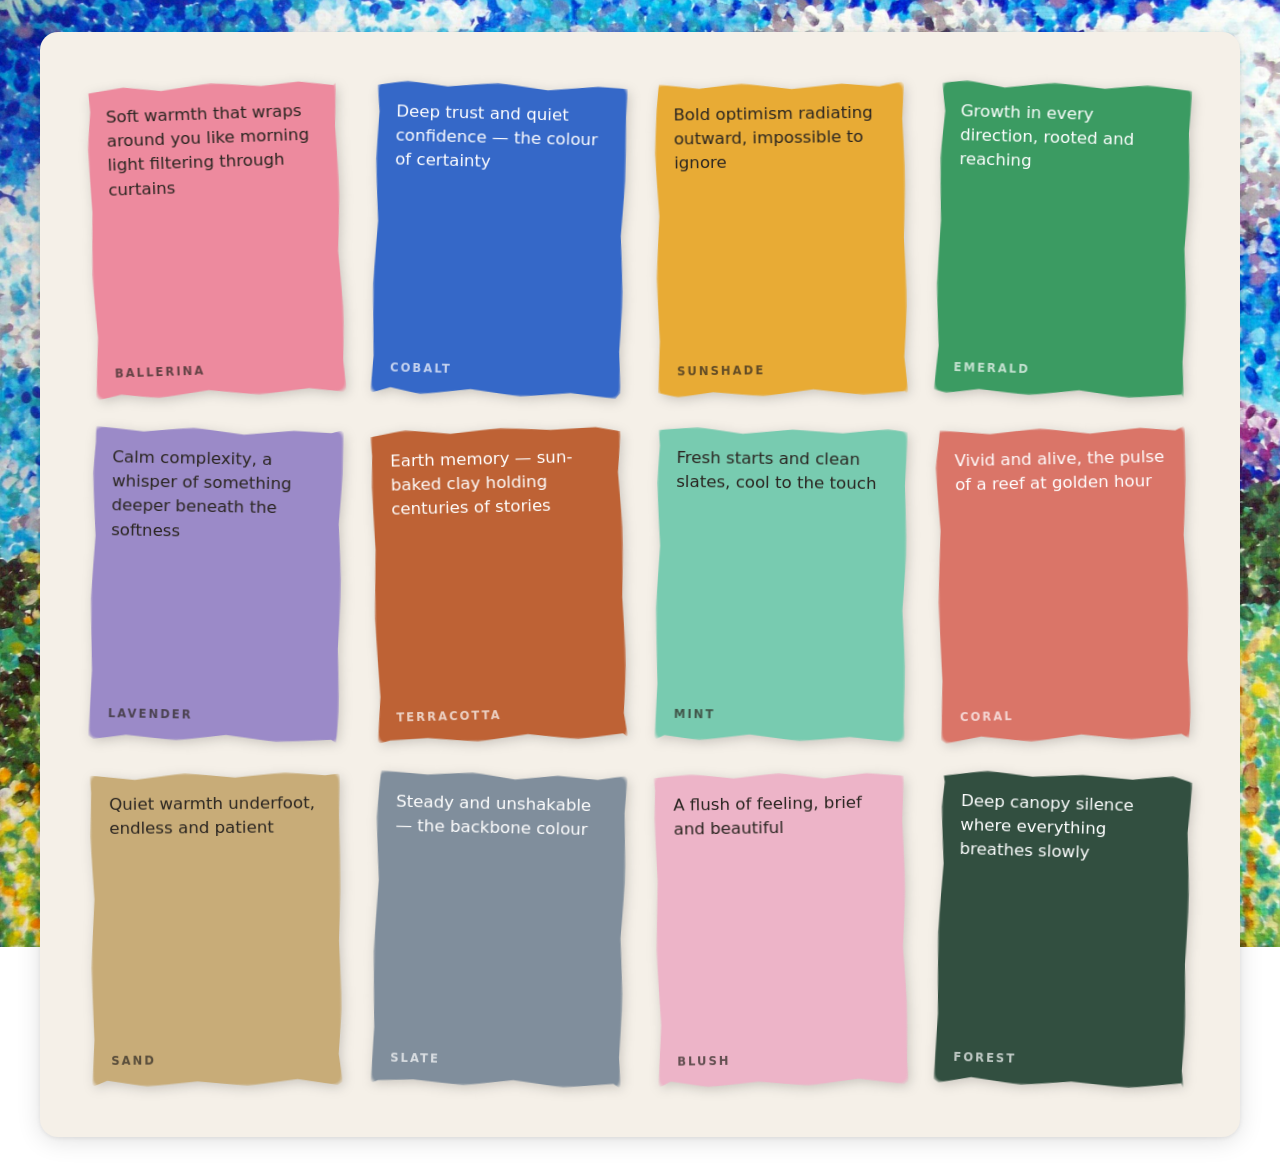
<file: colors/index.html>
<!doctype html>
<html lang="en">
  <head>
    <meta charset="UTF-8" />
    <meta name="viewport" content="width=device-width, initial-scale=1.0" />
    <title>Colours</title>
    <link rel="stylesheet" href="./style.css" />
  </head>
  <body>
    <svg width="0" height="0" aria-hidden="true">
      <filter id="soften">
        <feGaussianBlur in="SourceGraphic" stdDeviation="5" result="blur" />
        <feComponentTransfer in="blur" result="sharp">
          <feFuncA type="table" tableValues="0 0 1 1" />
        </feComponentTransfer>
        <feComposite in="SourceGraphic" in2="sharp" operator="in" />
      </filter>
    </svg>
    <div class="paper">
      <div class="grid">

        <div class="card card-1">
          <div class="swatch" style="--swatch:var(--ballerina)">
            <p>Soft warmth that wraps around you like morning light filtering through curtains</p>
            <span class="label">Ballerina</span>
          </div>
        </div>

        <div class="card card-2">
          <div class="swatch" style="--swatch:var(--cobalt)">
            <p>Deep trust and quiet confidence — the colour of certainty</p>
            <span class="label">Cobalt</span>
          </div>
        </div>

        <div class="card card-3">
          <div class="swatch" style="--swatch:var(--sunshade)">
            <p>Bold optimism radiating outward, impossible to ignore</p>
            <span class="label">Sunshade</span>
          </div>
        </div>

        <div class="card card-4">
          <div class="swatch" style="--swatch:var(--emerald)">
            <p>Growth in every direction, rooted and reaching</p>
            <span class="label">Emerald</span>
          </div>
        </div>

        <div class="card card-5">
          <div class="swatch" style="--swatch:var(--lavender)">
            <p>Calm complexity, a whisper of something deeper beneath the softness</p>
            <span class="label">Lavender</span>
          </div>
        </div>

        <div class="card card-6">
          <div class="swatch" style="--swatch:var(--terracotta)">
            <p>Earth memory — sun-baked clay holding centuries of stories</p>
            <span class="label">Terracotta</span>
          </div>
        </div>

        <div class="card card-7">
          <div class="swatch" style="--swatch:var(--mint)">
            <p>Fresh starts and clean slates, cool to the touch</p>
            <span class="label">Mint</span>
          </div>
        </div>

        <div class="card card-8">
          <div class="swatch" style="--swatch:var(--coral)">
            <p>Vivid and alive, the pulse of a reef at golden hour</p>
            <span class="label">Coral</span>
          </div>
        </div>

        <div class="card card-9">
          <div class="swatch" style="--swatch:var(--sand)">
            <p>Quiet warmth underfoot, endless and patient</p>
            <span class="label">Sand</span>
          </div>
        </div>

        <div class="card card-10">
          <div class="swatch" style="--swatch:var(--slate)">
            <p>Steady and unshakable — the backbone colour</p>
            <span class="label">Slate</span>
          </div>
        </div>

        <div class="card card-11">
          <div class="swatch" style="--swatch:var(--blush)">
            <p>A flush of feeling, brief and beautiful</p>
            <span class="label">Blush</span>
          </div>
        </div>

        <div class="card card-12">
          <div class="swatch" style="--swatch:var(--forest)">
            <p>Deep canopy silence where everything breathes slowly</p>
            <span class="label">Forest</span>
          </div>
        </div>

      </div>
    </div>
  </body>
</html>
</file>
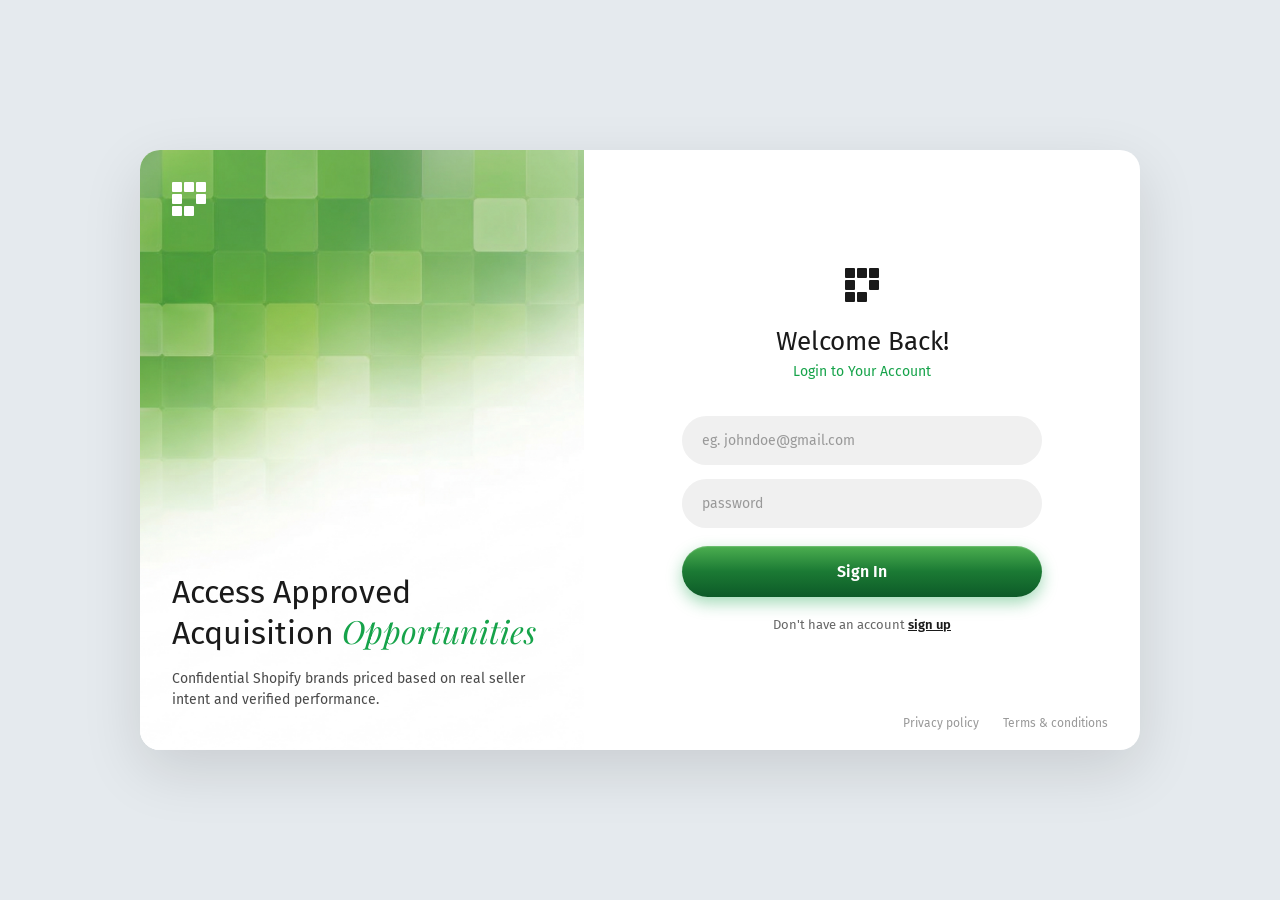
<file: login/index.html>
<!DOCTYPE html>
<html lang="en">
<head>
  <meta charset="UTF-8">
  <meta name="viewport" content="width=device-width, initial-scale=1.0">
  <title>Acquisition Login</title>
  <link rel="stylesheet" href="styles.css">
</head>
<body>

  <div class="card">
    <!-- Left Panel -->
    <div class="left-panel">
      <video class="mosaic-bg" autoplay muted loop playsinline poster="hero-bg.png">
        <source src="green-squares-anima.mp4" type="video/mp4">
      </video>

      <div class="left-content">
        <div class="logo">
          <div class="logo-icon">
            <span></span><span></span><span></span>
            <span></span><span></span><span></span>
            <span></span><span></span><span></span>
          </div>
        </div>

        <div class="left-text">
          <h1>Access Approved Acquisition <em>Opportunities</em></h1>
          <p>Confidential Shopify brands priced based on real seller intent and verified performance.</p>
        </div>
      </div>
    </div>

    <!-- Right Panel -->
    <div class="right-panel">
      <div class="login-logo">
        <span></span><span></span><span></span>
        <span></span><span></span><span></span>
        <span></span><span></span><span></span>
      </div>

      <h2>Welcome Back!</h2>
      <p class="subtitle">Login to Your Account</p>

      <form class="login-form" onsubmit="return false;">
        <input type="email" placeholder="eg. johndoe@gmail.com" autocomplete="email">
        <input type="password" placeholder="password" autocomplete="current-password">
        <button type="submit" class="btn-signin">Sign In</button>
      </form>

      <p class="signup-text">Don't have an account <a href="#">sign up</a></p>
    </div>

    <div class="footer">
      <a href="#">Privacy policy</a>
      <a href="#">Terms &amp; conditions</a>
    </div>
  </div>



</body>
</html>
</file>
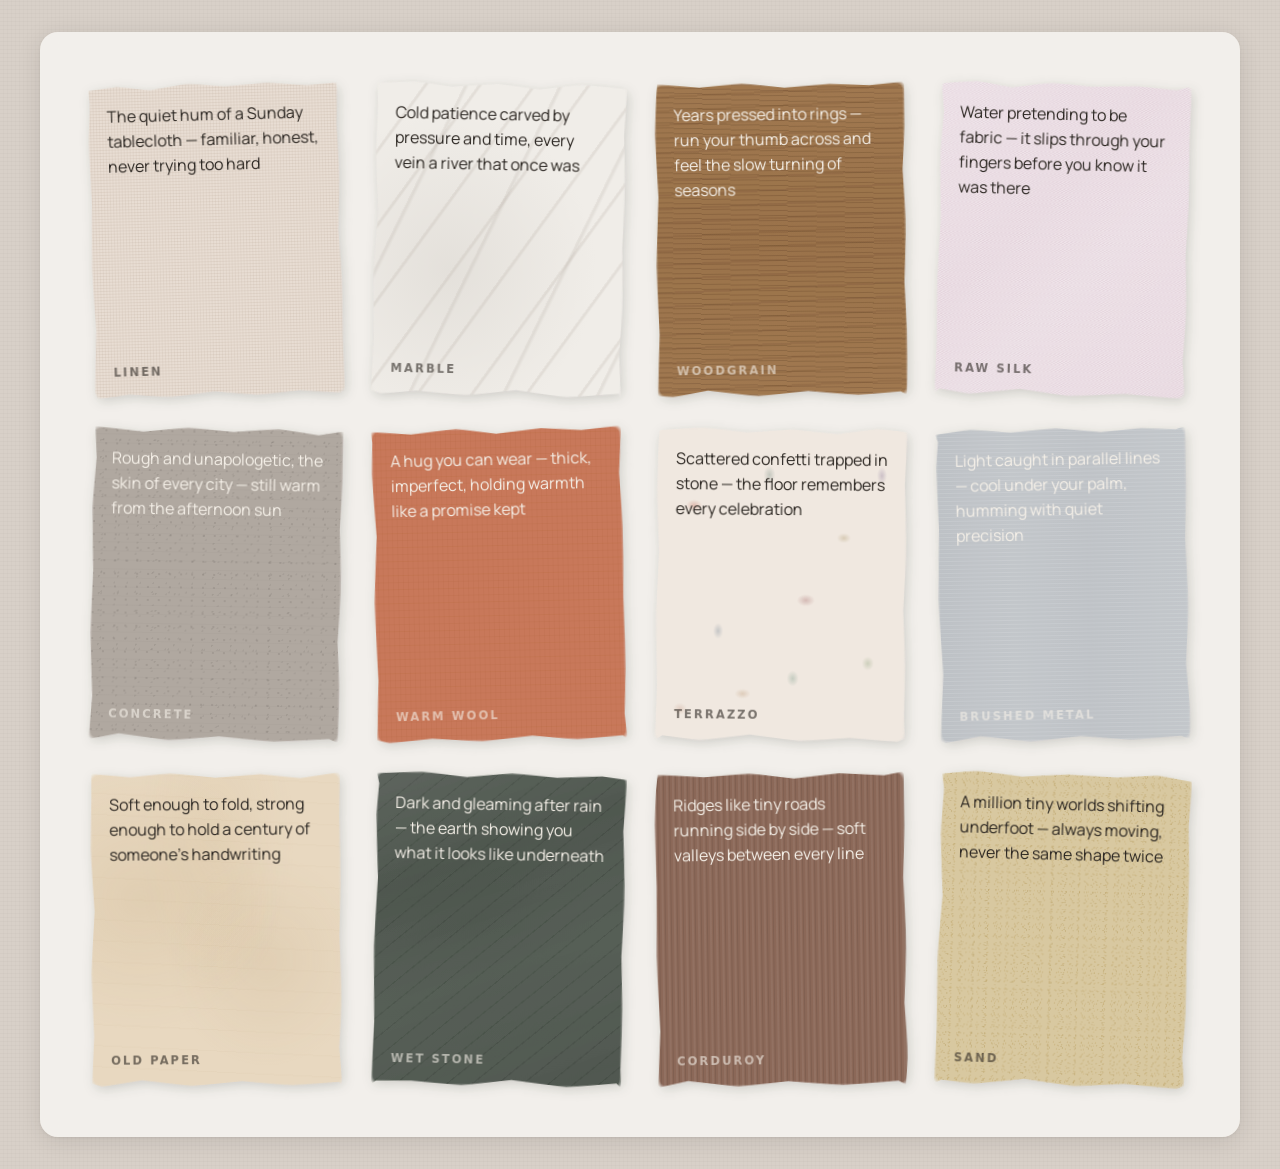
<file: textures/index.html>
<!doctype html>
<html lang="en">
  <head>
    <meta charset="UTF-8" />
    <meta name="viewport" content="width=device-width, initial-scale=1.0" />
    <title>Textures</title>
    <link rel="preconnect" href="https://fonts.googleapis.com" />
    <link rel="preconnect" href="https://fonts.gstatic.com" crossorigin />
    <link href="https://fonts.googleapis.com/css2?family=Manrope:wght@400;500;700&display=swap" rel="stylesheet" />
    <link rel="stylesheet" href="./style.css" />
  </head>
  <body>
    <svg width="0" height="0" aria-hidden="true">
      <filter id="soften">
        <feGaussianBlur in="SourceGraphic" stdDeviation="4" result="blur" />
        <feComponentTransfer in="blur" result="sharp">
          <feFuncA type="table" tableValues="0 0 1 1" />
        </feComponentTransfer>
        <feComposite in="SourceGraphic" in2="sharp" operator="in" />
      </filter>
      <filter id="grain">
        <feTurbulence type="fractalNoise" baseFrequency="0.65" numOctaves="3" stitchTiles="stitch" result="noise" />
        <feColorMatrix in="noise" type="saturate" values="0" result="mono" />
        <feBlend in="SourceGraphic" in2="mono" mode="multiply" result="blend" />
        <feComponentTransfer in="blend">
          <feFuncA type="linear" slope="1" />
        </feComponentTransfer>
      </filter>
    </svg>

    <div class="surface">
      <div class="grid">

        <div class="card card-1">
          <div class="swatch swatch-linen">
            <p>The quiet hum of a Sunday tablecloth — familiar, honest, never trying too hard</p>
            <span class="label">Linen</span>
          </div>
        </div>

        <div class="card card-2">
          <div class="swatch swatch-marble">
            <p>Cold patience carved by pressure and time, every vein a river that once was</p>
            <span class="label">Marble</span>
          </div>
        </div>

        <div class="card card-3">
          <div class="swatch swatch-woodgrain">
            <p>Years pressed into rings — run your thumb across and feel the slow turning of seasons</p>
            <span class="label">Woodgrain</span>
          </div>
        </div>

        <div class="card card-4">
          <div class="swatch swatch-silk">
            <p>Water pretending to be fabric — it slips through your fingers before you know it was there</p>
            <span class="label">Raw Silk</span>
          </div>
        </div>

        <div class="card card-5">
          <div class="swatch swatch-concrete">
            <p>Rough and unapologetic, the skin of every city — still warm from the afternoon sun</p>
            <span class="label">Concrete</span>
          </div>
        </div>

        <div class="card card-6">
          <div class="swatch swatch-wool">
            <p>A hug you can wear — thick, imperfect, holding warmth like a promise kept</p>
            <span class="label">Warm Wool</span>
          </div>
        </div>

        <div class="card card-7">
          <div class="swatch swatch-terrazzo">
            <p>Scattered confetti trapped in stone — the floor remembers every celebration</p>
            <span class="label">Terrazzo</span>
          </div>
        </div>

        <div class="card card-8">
          <div class="swatch swatch-brushed">
            <p>Light caught in parallel lines — cool under your palm, humming with quiet precision</p>
            <span class="label">Brushed Metal</span>
          </div>
        </div>

        <div class="card card-9">
          <div class="swatch swatch-paper">
            <p>Soft enough to fold, strong enough to hold a century of someone's handwriting</p>
            <span class="label">Old Paper</span>
          </div>
        </div>

        <div class="card card-10">
          <div class="swatch swatch-wetstone">
            <p>Dark and gleaming after rain — the earth showing you what it looks like underneath</p>
            <span class="label">Wet Stone</span>
          </div>
        </div>

        <div class="card card-11">
          <div class="swatch swatch-corduroy">
            <p>Ridges like tiny roads running side by side — soft valleys between every line</p>
            <span class="label">Corduroy</span>
          </div>
        </div>

        <div class="card card-12">
          <div class="swatch swatch-sand">
            <p>A million tiny worlds shifting underfoot — always moving, never the same shape twice</p>
            <span class="label">Sand</span>
          </div>
        </div>

      </div>
    </div>
    <script src="./script.js"></script>
  </body>
</html>
</file>
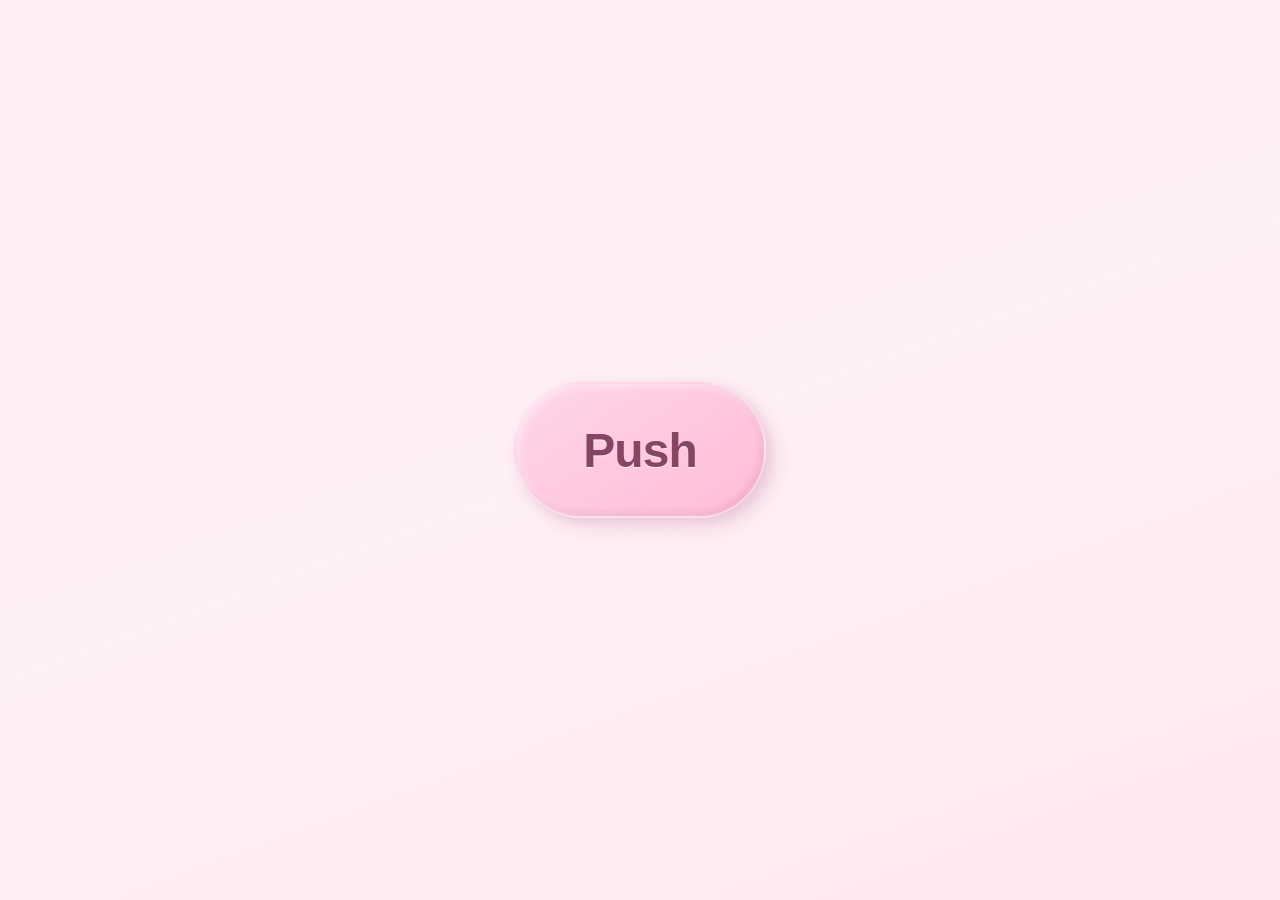
<file: buttons/claymorphism/index.html>
<!doctype html>
<html lang="en">
  <head>
    <meta charset="UTF-8" />
    <meta name="viewport" content="width=device-width, initial-scale=1.0" />
    <title>Claymorphism</title>
    <link rel="stylesheet" href="./style.css" />
  </head>
  <body>
    <button type="button" aria-label="Push button">
      <div class="button-outer">
        <div class="button-inner">
          <span>Push</span>
        </div>
      </div>
    </button>
  </body>
</html>
</file>
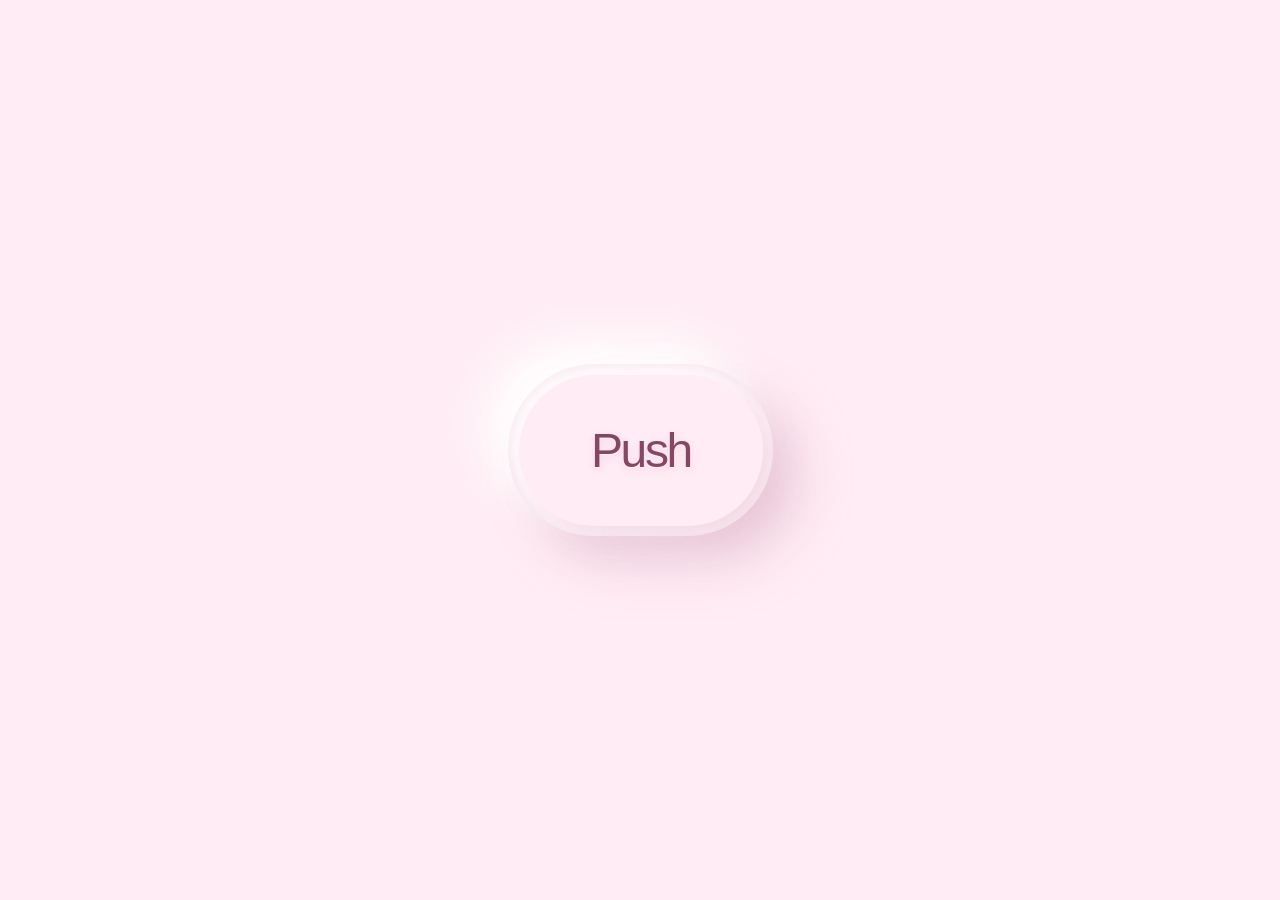
<file: buttons/neumorphism/index.html>
<!doctype html>
<html lang="en">
  <head>
    <meta charset="UTF-8" />
    <meta name="viewport" content="width=device-width, initial-scale=1.0" />
    <title>Push Button</title>
    <link rel="stylesheet" href="./style.css" />
  </head>
  <body>
    <button type="button" aria-label="Push button">
      <div class="button-outer">
        <div class="button-inner">
          <span>Push</span>
        </div>
      </div>
    </button>
  </body>
</html>
</file>
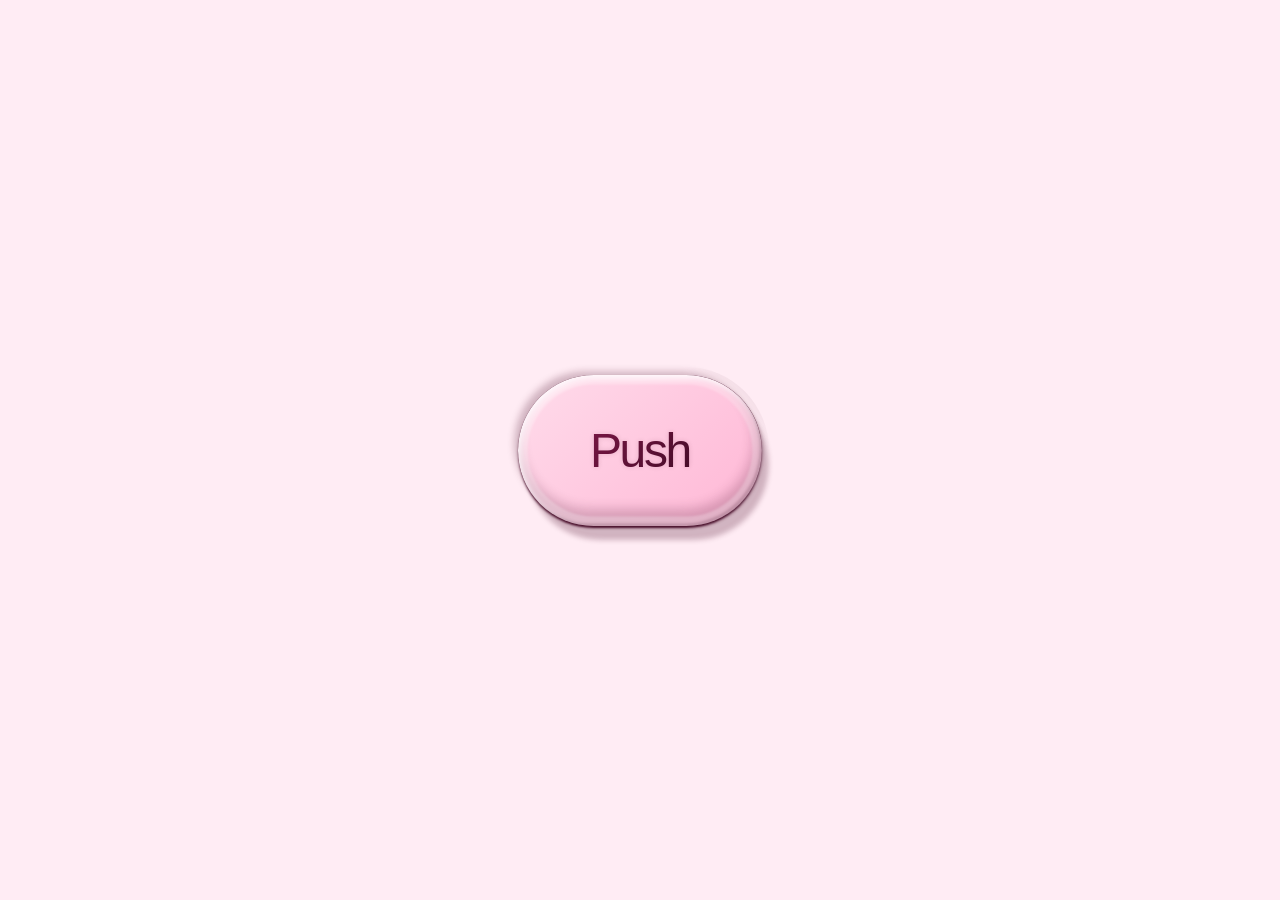
<file: buttons/skeuomorphic3d/index.html>
<!doctype html>
<html lang="en">
  <head>
    <meta charset="UTF-8" />
    <meta name="viewport" content="width=device-width, initial-scale=1.0" />
    <title>Skeuomorphic 3D Push Button</title>
    <link rel="stylesheet" href="./style.css" />
  </head>
  <body>
    <button type="button" aria-label="Push button">
      <div class="button-outer">
        <div class="button-inner">
          <span>Push</span>
        </div>
      </div>
    </button>
  </body>
</html>
</file>
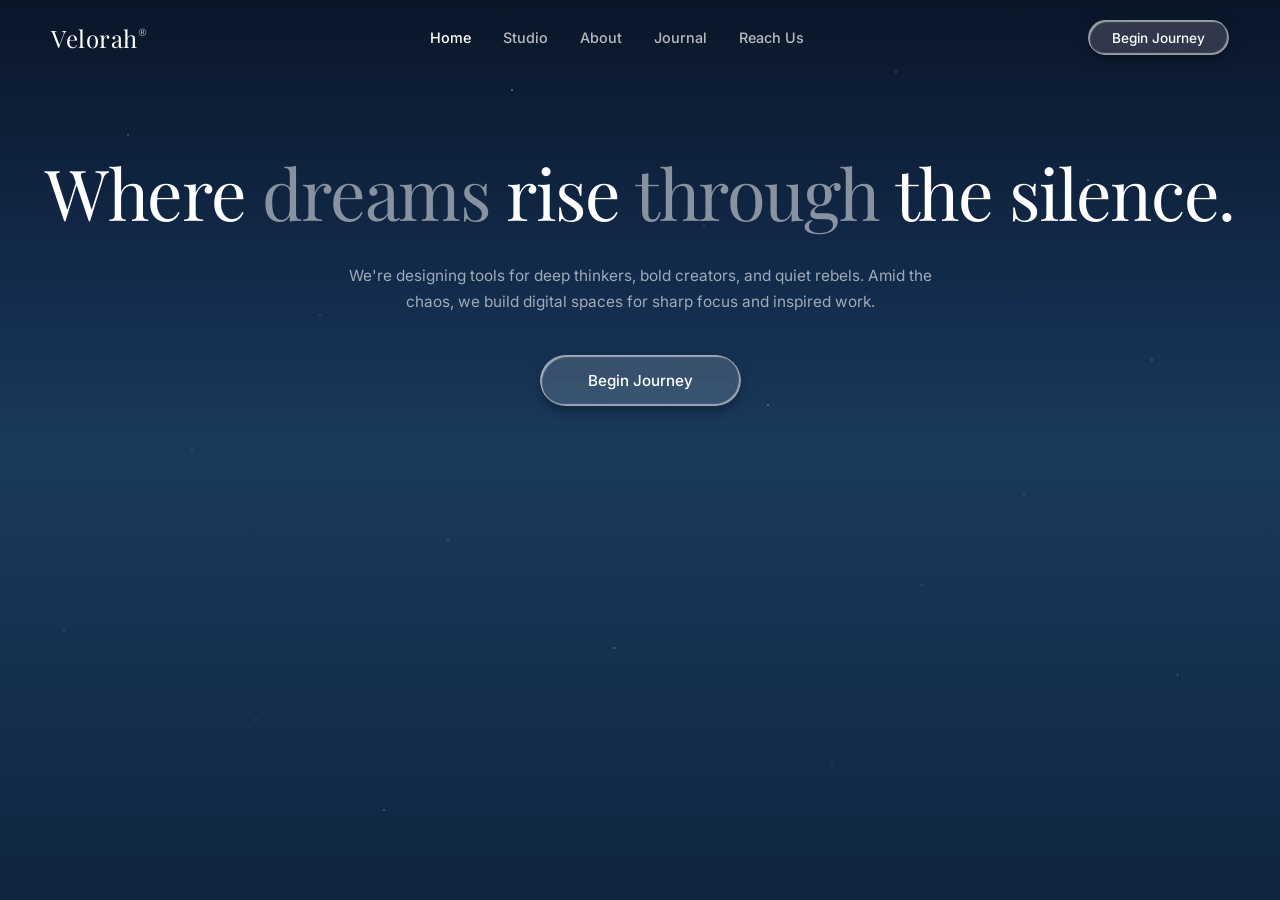
<file: heros/hero-dreams/index.html>
<!DOCTYPE html>
<html lang="en">
<head>
    <meta charset="UTF-8">
    <meta name="viewport" content="width=device-width, initial-scale=1.0">
    <title>Velorah — Where dreams rise through the silence</title>
    <link rel="stylesheet" href="style.css">
    <link rel="preconnect" href="https://fonts.googleapis.com">
    <link rel="preconnect" href="https://fonts.gstatic.com" crossorigin>
    <link href="https://fonts.googleapis.com/css2?family=Playfair+Display:ital,wght@0,400;0,700;1,400&family=Inter:wght@400;500&display=swap" rel="stylesheet">
</head>
<body>

    <header class="nav">
        <div class="nav-logo">Velorah<sup>&reg;</sup></div>
        <nav class="nav-links">
            <a href="#" class="nav-link active">Home</a>
            <a href="#" class="nav-link">Studio</a>
            <a href="#" class="nav-link">About</a>
            <a href="#" class="nav-link">Journal</a>
            <a href="#" class="nav-link">Reach Us</a>
        </nav>
        <a href="#" class="btn-nav liquidGlass-wrapper">
            <div class="liquidGlass-effect"></div>
            <div class="liquidGlass-tint"></div>
            <div class="liquidGlass-shine"></div>
            <span class="liquidGlass-text">Begin Journey</span>
        </a>
    </header>

    <section class="hero">
        <div class="hero-content">
            <h1 class="hero-heading">Where <span class="text-muted">dreams</span> rise <span class="text-muted">through</span> the silence.</h1>
            <p class="hero-sub">
                We're designing tools for deep thinkers, bold creators, and quiet rebels. Amid the chaos, we build digital spaces for sharp focus and inspired work.
            </p>
            <a href="#" class="btn-hero liquidGlass-wrapper">
                <div class="liquidGlass-effect"></div>
                <div class="liquidGlass-tint"></div>
                <div class="liquidGlass-shine"></div>
                <span class="liquidGlass-text">Begin Journey</span>
            </a>
        </div>
        <video class="hero-video" autoplay muted loop playsinline>
            <source src="video-bg.mp4" type="video/mp4">
        </video>
    </section>

    <svg style="position:absolute;width:0;height:0">
        <filter id="glass-distortion">
            <feTurbulence type="fractalNoise" baseFrequency="0.015" numOctaves="3" seed="5" result="noise" />
            <feDisplacementMap in="SourceGraphic" in2="noise" scale="6" xChannelSelector="R" yChannelSelector="G" />
        </filter>
    </svg>

</body>
</html>
</file>
<file: colors/style.css>
:root {
    --ballerina: #ed8a9e;
    --cobalt: #3567c8;
    --sunshade: #E8AB35;
    --emerald: #3A9B62;
    --lavender: #9B8AC8;
    --terracotta: #BE6235;
    --mint: #78CBB0;
    --coral: #DA7468;
    --sand: #C8AC78;
    --slate: #808E9C;
    --blush: #EDB4C8;
    --forest: #304F40;
}

* {
    margin: 0;
    padding: 0;
    box-sizing: border-box;
}

body {
    min-height: 100vh;
    display: flex;
    align-items: center;
    justify-content: center;
    font-family: "Inter", system-ui, sans-serif;
    -webkit-font-smoothing: antialiased;
    background: url('./bg.jpg') center / cover no-repeat fixed;
    padding: 2rem;
}

.paper {
    background: #F5F0E8;
    border-radius: 18px;
    padding: clamp(1.5rem, 4vw, 3.5rem);
    box-shadow:
        0 4px 24px rgba(0, 0, 0, 0.12),
        0 1px 4px rgba(0, 0, 0, 0.08);
    max-width: 1200px;
    width: 100%;
}

.grid {
    display: grid;
    grid-template-columns: repeat(4, 1fr);
    gap: clamp(1rem, 2.5vw, 2rem);
}

.card {
    display: flex;
    flex-direction: column;
    filter: drop-shadow(2px 3px 6px rgba(0, 0, 0, 0.18));
}

.swatch {
    background: var(--swatch);
    padding: clamp(1rem, 1.5vw, 1.5rem);
    aspect-ratio: 4 / 5;
    display: flex;
    flex-direction: column;
    justify-content: space-between;
    cursor: grab;
    transition: transform 300ms ease;
    filter: url(#soften);
}

.swatch:hover {
    cursor: pointer;
    transform: scale(1.2) translateY(-17px);
}

.swatch p {
    font-size: clamp(0.8rem, 1.3vw, 1.05rem);
    line-height: 1.45;
    font-weight: 500;
}

.label {
    font-size: clamp(0.6rem, 0.9vw, 0.75rem);
    letter-spacing: 0.18em;
    text-transform: uppercase;
    font-weight: 700;
    opacity: 0.7;
}

/* Dark swatches get light text */
.card-2 .swatch,
.card-4 .swatch,
.card-6 .swatch,
.card-8 .swatch,
.card-10 .swatch,
.card-12 .swatch {
    color: #FFFFFF;
}

/* Light swatches get dark text */
.card-1 .swatch,
.card-3 .swatch,
.card-5 .swatch,
.card-7 .swatch,
.card-9 .swatch,
.card-11 .swatch {
    color: #2A2520;
}

/* Torn paper clip-paths — soft, rounded waves */
.card-1 .swatch {
    clip-path: polygon(
        1% 2%, 15% 0.5%, 30% 2%, 50% 0%, 70% 1.5%, 85% 0.5%, 99% 2%,
        100% 1%, 99% 15%, 100% 35%, 98.5% 55%, 100% 75%, 99% 90%, 100% 99%,
        99% 100%, 85% 98.5%, 65% 100%, 45% 98%, 25% 100%, 10% 98.5%, 1% 100%,
        0% 99%, 1.5% 80%, 0% 60%, 1% 40%, 0% 20%, 1.5% 8%
    );
}

.card-2 .swatch {
    clip-path: polygon(
        0% 1.5%, 12% 0%, 28% 1.5%, 48% 0%, 68% 2%, 88% 0.5%, 100% 1%,
        99.5% 10%, 100% 28%, 98.5% 48%, 100% 68%, 99% 85%, 100% 98%,
        98% 100%, 80% 98.5%, 60% 100%, 40% 98%, 20% 100%, 8% 98%, 0% 100%,
        1% 88%, 0% 65%, 1.5% 45%, 0% 25%, 1% 10%
    );
}

.card-3 .swatch {
    clip-path: polygon(
        2% 0%, 18% 1.5%, 35% 0%, 55% 2%, 75% 0.5%, 90% 1.5%, 100% 0%,
        99% 12%, 100% 30%, 99% 50%, 100% 70%, 98.5% 88%, 100% 100%,
        98.5% 99%, 82% 100%, 62% 98%, 42% 100%, 22% 98.5%, 8% 100%, 0% 98.5%,
        1% 82%, 0% 62%, 1.5% 42%, 0% 22%, 1% 8%
    );
}

.card-4 .swatch {
    clip-path: polygon(
        0% 1%, 10% 0%, 25% 2%, 45% 0%, 65% 1.5%, 82% 0%, 100% 1.5%,
        99% 15%, 100% 32%, 98.5% 52%, 100% 72%, 99% 88%, 100% 100%,
        99% 98.5%, 78% 100%, 58% 98%, 38% 100%, 18% 98.5%, 5% 100%, 0% 99%,
        1.5% 85%, 0% 65%, 1% 45%, 0% 25%, 1.5% 10%
    );
}

.card-5 .swatch {
    clip-path: polygon(
        1% 0%, 20% 1.5%, 40% 0%, 60% 2%, 80% 0.5%, 95% 1%, 100% 0%,
        100% 12%, 98.5% 30%, 100% 50%, 99% 70%, 100% 88%, 99% 100%,
        97% 99%, 75% 100%, 55% 98%, 35% 100%, 15% 98.5%, 2% 100%, 0% 99%,
        1% 78%, 0% 55%, 1.5% 35%, 0% 15%, 1% 5%
    );
}

.card-6 .swatch {
    clip-path: polygon(
        0% 2%, 14% 0%, 32% 1.5%, 52% 0%, 72% 1%, 90% 0.5%, 100% 2%,
        98.5% 15%, 100% 35%, 99% 55%, 100% 75%, 98.5% 92%, 100% 100%,
        98% 98.5%, 80% 100%, 60% 98%, 40% 100%, 20% 98.5%, 5% 99%, 0% 100%,
        1.5% 85%, 0% 60%, 1% 38%, 0% 18%, 0.5% 8%
    );
}

.card-7 .swatch {
    clip-path: polygon(
        0.5% 1%, 16% 0%, 34% 2%, 54% 0.5%, 74% 1.5%, 92% 0%, 100% 1%,
        99% 18%, 100% 38%, 98.5% 58%, 100% 78%, 99.5% 92%, 100% 100%,
        98% 100%, 78% 98.5%, 58% 100%, 38% 98%, 18% 100%, 4% 98.5%, 0% 100%,
        1% 82%, 0% 58%, 1.5% 38%, 0% 18%, 1% 6%
    );
}

.card-8 .swatch {
    clip-path: polygon(
        2% 0%, 22% 1.5%, 42% 0%, 62% 2%, 82% 0.5%, 96% 1.5%, 100% 0%,
        100% 15%, 98.5% 35%, 100% 55%, 99% 75%, 100% 90%, 99% 100%,
        96% 98.5%, 76% 100%, 56% 98%, 36% 100%, 16% 98%, 2% 100%, 0% 99%,
        1% 80%, 0% 55%, 1.5% 32%, 0% 12%, 1.5% 4%
    );
}

.card-9 .swatch {
    clip-path: polygon(
        0% 0.5%, 18% 2%, 38% 0%, 58% 1.5%, 78% 0%, 94% 1%, 100% 0.5%,
        99.5% 14%, 100% 34%, 99% 54%, 100% 74%, 98.5% 90%, 100% 99%,
        98% 100%, 82% 98%, 62% 100%, 42% 98.5%, 22% 100%, 6% 98%, 0% 100%,
        1% 85%, 0% 62%, 1.5% 40%, 0% 20%, 0.5% 6%
    );
}

.card-10 .swatch {
    clip-path: polygon(
        1.5% 0%, 20% 1%, 38% 0%, 55% 2%, 72% 0.5%, 88% 1.5%, 100% 0%,
        99% 12%, 100% 32%, 98.5% 52%, 100% 72%, 99% 90%, 100% 100%,
        97% 98.5%, 77% 100%, 57% 98%, 37% 100%, 17% 98.5%, 3% 99%, 0% 100%,
        1% 82%, 0% 58%, 1.5% 35%, 0% 15%, 1% 4%
    );
}

.card-11 .swatch {
    clip-path: polygon(
        0% 1%, 15% 0%, 32% 1.5%, 50% 0%, 68% 2%, 85% 0.5%, 100% 1.5%,
        99% 16%, 100% 36%, 98.5% 56%, 100% 76%, 99.5% 92%, 100% 99%,
        98.5% 100%, 80% 98%, 60% 100%, 40% 98.5%, 20% 100%, 5% 98%, 0% 100%,
        1.5% 80%, 0% 56%, 1% 34%, 0% 14%, 0.5% 5%
    );
}

.card-12 .swatch {
    clip-path: polygon(
        0.5% 2%, 18% 0%, 36% 1.5%, 56% 0.5%, 76% 1.5%, 92% 0%, 100% 2%,
        98.5% 18%, 100% 40%, 99% 60%, 100% 80%, 99% 94%, 100% 100%,
        99% 98%, 78% 100%, 55% 98.5%, 35% 100%, 15% 98%, 2% 100%, 0% 99%,
        1% 78%, 0% 52%, 1.5% 30%, 0% 12%, 1% 4%
    );
}

/* Floating animation */
@keyframes float {
    0%, 100% { transform: translate(var(--tx1), var(--ty1)) rotate(var(--rot)); }
    33%      { transform: translate(var(--tx2), var(--ty2)) rotate(var(--rot2)); }
    66%      { transform: translate(var(--tx3), var(--ty3)) rotate(var(--rot)); }
}

.card {
    animation: float var(--dur) ease-in-out infinite;
    animation-delay: var(--delay);
    transform: rotate(var(--rot));
}

/* Each card drifts in its own path, overlapping neighbours */
.card-1  { --rot: -2.0deg; --rot2: -1.2deg; --tx1: 0px;   --ty1: 0px;    --tx2: 6px;   --ty2: -14px; --tx3: -4px;  --ty3: -6px;  --dur: 6.0s; --delay: 0s; }
.card-2  { --rot: 1.4deg;  --rot2: 2.0deg;  --tx1: 0px;   --ty1: 0px;    --tx2: -8px;  --ty2: -12px; --tx3: 5px;   --ty3: -4px;  --dur: 6.8s; --delay: -1.2s; }
.card-3  { --rot: -0.8deg; --rot2: -1.5deg; --tx1: 0px;   --ty1: 0px;    --tx2: 4px;   --ty2: -16px; --tx3: -6px;  --ty3: -8px;  --dur: 7.2s; --delay: -2.5s; }
.card-4  { --rot: 1.6deg;  --rot2: 0.8deg;  --tx1: 0px;   --ty1: 0px;    --tx2: -5px;  --ty2: -10px; --tx3: 7px;   --ty3: -5px;  --dur: 6.4s; --delay: -0.8s; }
.card-5  { --rot: 1.0deg;  --rot2: 1.8deg;  --tx1: 0px;   --ty1: 0px;    --tx2: 7px;   --ty2: -13px; --tx3: -3px;  --ty3: -7px;  --dur: 7.0s; --delay: -3.1s; }
.card-6  { --rot: -1.4deg; --rot2: -0.6deg; --tx1: 0px;   --ty1: 0px;    --tx2: -6px;  --ty2: -15px; --tx3: 4px;   --ty3: -5px;  --dur: 6.5s; --delay: -1.8s; }
.card-7  { --rot: 0.6deg;  --rot2: 1.3deg;  --tx1: 0px;   --ty1: 0px;    --tx2: 5px;   --ty2: -11px; --tx3: -7px;  --ty3: -6px;  --dur: 7.1s; --delay: -4.0s; }
.card-8  { --rot: -1.2deg; --rot2: -1.8deg; --tx1: 0px;   --ty1: 0px;    --tx2: -4px;  --ty2: -14px; --tx3: 6px;   --ty3: -3px;  --dur: 6.2s; --delay: -2.2s; }
.card-9  { --rot: -0.5deg; --rot2: 0.3deg;  --tx1: 0px;   --ty1: 0px;    --tx2: 8px;   --ty2: -12px; --tx3: -5px;  --ty3: -8px;  --dur: 6.7s; --delay: -0.5s; }
.card-10 { --rot: 1.3deg;  --rot2: 0.5deg;  --tx1: 0px;   --ty1: 0px;    --tx2: -7px;  --ty2: -16px; --tx3: 3px;   --ty3: -4px;  --dur: 7.3s; --delay: -3.5s; }
.card-11 { --rot: -0.9deg; --rot2: -1.6deg; --tx1: 0px;   --ty1: 0px;    --tx2: 5px;   --ty2: -10px; --tx3: -6px;  --ty3: -7px;  --dur: 6.6s; --delay: -1.5s; }
.card-12 { --rot: 1.7deg;  --rot2: 1.0deg;  --tx1: 0px;   --ty1: 0px;    --tx2: -6px;  --ty2: -13px; --tx3: 4px;   --ty3: -5px;  --dur: 6.3s; --delay: -2.8s; }

@media (max-width: 768px) {
    .grid {
        grid-template-columns: repeat(2, 1fr);
    }
}

@media (max-width: 480px) {
    .grid {
        grid-template-columns: 1fr;
    }
}
</file>
<file: login/styles.css>
@import url('https://fonts.googleapis.com/css2?family=Fira+Sans:wght@400;500;600;700&family=Playfair+Display:ital@1&display=swap');

* {
  margin: 0;
  padding: 0;
  box-sizing: border-box;
}

body {
  min-height: 100vh;
  display: flex;
  align-items: center;
  justify-content: center;
  background-color: #e5eaee;
  font-family: 'Fira Sans', sans-serif;
}

.card {
  position: relative;
  display: flex;
  width: 1000px;
  min-height: 600px;
  background: #fff;
  border-radius: 20px;
  overflow: hidden;
  box-shadow: 0 20px 60px rgba(0, 0, 0, 0.12);
}

/* ── Left Panel ── */
.left-panel {
  position: relative;
  flex: 1;
  background: linear-gradient(180deg, rgba(255,255,255,0) 0%, rgba(255,255,255,0.85) 100%);
  overflow: hidden;
}

.mosaic-bg {
  position: absolute;
  inset: 0;
  width: 100%;
  height: 100%;
  object-fit: cover;
  z-index: 0;
}

.left-content {
  position: relative;
  z-index: 1;
  display: flex;
  flex-direction: column;
  justify-content: space-between;
  height: 100%;
  padding: 32px;
}

.logo {
  width: 36px;
  height: 36px;
}

.logo-icon {
  display: grid;
  grid-template-columns: repeat(3, 10px);
  grid-template-rows: repeat(3, 10px);
  gap: 2px;
}

.logo-icon span {
  background: #fff;
  border-radius: 1px;
}

.logo-icon span:nth-child(5) {
  background: transparent;
}

.logo-icon span:nth-child(9) {
  background: transparent;
}

.left-text {
  padding-bottom: 8px;
}

.left-text h1 {
  font-size: 32px;
  font-weight: 400;
  line-height: 1.2;
  color: #1a1a1a;
  margin-bottom: 16px;
}

.left-text h1 em {
  font-family: 'Playfair Display', serif;
  font-style: italic;
  color: #16a34a;
}

.left-text p {
  font-size: 14px;
  color: #4a4a4a;
  line-height: 1.5;
  max-width: 380px;
}

/* ── Right Panel ── */
.right-panel {
  flex: 1;
  display: flex;
  flex-direction: column;
  align-items: center;
  justify-content: center;
  padding: 48px 56px;
}

.login-logo {
  display: grid;
  grid-template-columns: repeat(3, 10px);
  grid-template-rows: repeat(3, 10px);
  gap: 2px;
  margin-bottom: 24px;
}

.login-logo span {
  background: #1a1a1a;
  border-radius: 1px;
}

.login-logo span:nth-child(5) {
  background: transparent;
}

.login-logo span:nth-child(9) {
  background: transparent;
}

.right-panel h2 {
  font-size: 26px;
  font-weight: 400;
  color: #1a1a1a;
  margin-bottom: 6px;
}

.right-panel .subtitle {
  font-size: 14px;
  color: #16a34a;
  margin-bottom: 36px;
}

.login-form {
  width: 100%;
  max-width: 360px;
}

.login-form input {
  width: 100%;
  padding: 16px 20px;
  border: none;
  border-radius: 50px;
  background: #f0f0f0;
  font-size: 14px;
  font-family: 'Fira Sans', sans-serif;
  color: #1a1a1a;
  outline: none;
  transition: box-shadow 0.2s;
  margin-bottom: 14px;
}

.login-form input::placeholder {
  color: #999;
}

.login-form input:focus {
  box-shadow: 0 0 0 2px rgba(22, 163, 74, 0.3);
}

.btn-signin {
  width: 100%;
  padding: 16px;
  border: none;
  border-radius: 50px;
  background: linear-gradient(180deg, #4caf50 0%, #1b7a34 50%, #0d5a28 100%);
  color: #fff;
  font-size: 16px;
  font-weight: 600;
  font-family: 'Fira Sans', sans-serif;
  cursor: pointer;
  transition: opacity 0.2s;
  box-shadow: 0 6px 16px rgba(22, 163, 74, 0.4), inset 0 1px 1px rgba(255, 255, 255, 0.2);
  margin-top: 4px;
}

.btn-signin:hover {
  opacity: 0.9;
}

.signup-text {
  margin-top: 20px;
  font-size: 13px;
  color: #666;
  text-align: center;
}

.signup-text a {
  color: #1a1a1a;
  font-weight: 600;
  text-decoration: underline;
}

/* ── Footer ── */
.footer {
  position: absolute;
  bottom: 20px;
  right: 32px;
  display: flex;
  gap: 24px;
  z-index: 2;
}

.footer a {
  font-size: 12px;
  color: #999;
  text-decoration: none;
}

.footer a:hover {
  color: #666;
}

/* ── Responsive ── */
@media (max-width: 768px) {
  .card {
    flex-direction: column;
    width: 95%;
    min-height: auto;
  }

  .left-panel {
    min-height: 260px;
  }

  .right-panel {
    padding: 36px 28px 48px;
  }

  .left-text h1 {
    font-size: 24px;
  }

  .footer {
    position: relative;
    bottom: auto;
    right: auto;
    justify-content: center;
    padding: 16px 0 24px;
  }
}
</file>
<file: textures/style.css>
:root {
    --linen: #E8DDD3;
    --marble: #F0EDE8;
    --woodgrain: #A07850;
    --silk: #E8D8E0;
    --concrete: #B0A8A0;
    --wool: #C8785A;
    --terrazzo: #F0E8E0;
    --brushed: #C0C4C8;
    --paper: #E8D8C0;
    --wetstone: #505850;
    --corduroy: #8B6858;
    --sand: #D8C8A0;
}

* {
    margin: 0;
    padding: 0;
    box-sizing: border-box;
}

body {
    min-height: 100vh;
    display: flex;
    align-items: center;
    justify-content: center;
    font-family: "Inter", system-ui, sans-serif;
    -webkit-font-smoothing: antialiased;
    /* Linen-like background */
    background-color: #D8D0C8;
    transition: background-color 600ms ease;
    background-image:
        repeating-linear-gradient(
            0deg,
            transparent,
            transparent 3px,
            rgba(0, 0, 0, 0.02) 3px,
            rgba(0, 0, 0, 0.02) 4px
        ),
        repeating-linear-gradient(
            90deg,
            transparent,
            transparent 3px,
            rgba(0, 0, 0, 0.015) 3px,
            rgba(0, 0, 0, 0.015) 4px
        );
    padding: 2rem;
}

.surface {
    background: rgba(245, 242, 238, 0.92);
    border-radius: 18px;
    padding: clamp(1.5rem, 4vw, 3.5rem);
    box-shadow:
        0 4px 24px rgba(0, 0, 0, 0.1),
        0 1px 4px rgba(0, 0, 0, 0.06);
    max-width: 1200px;
    width: 100%;
    backdrop-filter: blur(8px);
}

.grid {
    display: grid;
    grid-template-columns: repeat(4, 1fr);
    gap: clamp(1rem, 2.5vw, 2rem);
}

.card {
    display: flex;
    flex-direction: column;
    filter: drop-shadow(2px 3px 6px rgba(0, 0, 0, 0.15));
}

.swatch {
    aspect-ratio: 4 / 5;
    padding: clamp(1rem, 1.5vw, 1.5rem);
    display: flex;
    flex-direction: column;
    justify-content: space-between;
    cursor: grab;
    transition: transform 400ms ease;
    filter: url(#soften);
    position: relative;
    overflow: hidden;
}

.swatch:hover {
    cursor: pointer;
    transform: scale(1.08) translateY(-8px);
}

.swatch p {
    font-family: "Manrope", system-ui, sans-serif;
    font-size: clamp(0.82rem, 1.25vw, 1.05rem);
    line-height: 1.55;
    font-weight: 400;
    position: relative;
    z-index: 1;
}

.label {
    font-size: clamp(0.6rem, 0.9vw, 0.75rem);
    letter-spacing: 0.18em;
    text-transform: uppercase;
    font-weight: 700;
    opacity: 0.6;
    position: relative;
    z-index: 1;
}

/* ── Text colors ── */
.swatch-marble,
.swatch-linen,
.swatch-silk,
.swatch-terrazzo,
.swatch-paper,
.swatch-sand {
    color: #2A2520;
}

.swatch-woodgrain,
.swatch-concrete,
.swatch-wool,
.swatch-brushed,
.swatch-wetstone,
.swatch-corduroy {
    color: #F5F0E8;
}

/* ── Texture patterns ── */

/* 1. Linen — crosshatch weave */
.swatch-linen {
    background-color: var(--linen);
    background-image:
        repeating-linear-gradient(
            0deg,
            transparent,
            transparent 2px,
            rgba(160, 140, 120, 0.12) 2px,
            rgba(160, 140, 120, 0.12) 3px
        ),
        repeating-linear-gradient(
            90deg,
            transparent,
            transparent 2px,
            rgba(160, 140, 120, 0.1) 2px,
            rgba(160, 140, 120, 0.1) 3px
        );
}

/* 2. Marble — diagonal veins */
.swatch-marble {
    background-color: var(--marble);
    background-image:
        repeating-linear-gradient(
            125deg,
            transparent,
            transparent 40px,
            rgba(180, 170, 160, 0.15) 40px,
            rgba(180, 170, 160, 0.25) 42px,
            transparent 44px
        ),
        repeating-linear-gradient(
            115deg,
            transparent,
            transparent 80px,
            rgba(160, 150, 140, 0.1) 80px,
            rgba(160, 150, 140, 0.18) 82px,
            transparent 85px
        ),
        radial-gradient(
            ellipse at 30% 60%,
            rgba(200, 195, 188, 0.3),
            transparent 60%
        );
}

/* 3. Woodgrain — horizontal flowing lines */
.swatch-woodgrain {
    background-color: var(--woodgrain);
    background-image:
        repeating-linear-gradient(
            2deg,
            transparent,
            transparent 4px,
            rgba(60, 35, 15, 0.18) 4px,
            rgba(60, 35, 15, 0.18) 5px
        ),
        repeating-linear-gradient(
            178deg,
            transparent,
            transparent 12px,
            rgba(80, 45, 20, 0.12) 12px,
            rgba(80, 45, 20, 0.12) 14px
        ),
        radial-gradient(
            ellipse 300% 50% at 50% 50%,
            rgba(120, 80, 40, 0.15),
            transparent
        );
}

/* 4. Raw Silk — fine diagonal shimmer */
.swatch-silk {
    background-color: var(--silk);
    background-image:
        repeating-linear-gradient(
            150deg,
            transparent,
            transparent 1px,
            rgba(255, 255, 255, 0.25) 1px,
            rgba(255, 255, 255, 0.25) 2px
        ),
        repeating-linear-gradient(
            30deg,
            transparent,
            transparent 1px,
            rgba(200, 180, 190, 0.1) 1px,
            rgba(200, 180, 190, 0.1) 2px
        ),
        linear-gradient(
            135deg,
            rgba(255, 255, 255, 0.15),
            transparent 40%,
            rgba(255, 255, 255, 0.1) 60%,
            transparent
        );
}

/* 5. Concrete — speckled rough surface */
.swatch-concrete {
    background-color: var(--concrete);
    background-image:
        radial-gradient(circle at 20% 30%, rgba(80, 75, 70, 0.15) 1px, transparent 1px),
        radial-gradient(circle at 60% 70%, rgba(80, 75, 70, 0.12) 1px, transparent 1px),
        radial-gradient(circle at 80% 20%, rgba(80, 75, 70, 0.1) 1px, transparent 1px),
        radial-gradient(circle at 40% 80%, rgba(80, 75, 70, 0.14) 1px, transparent 1px),
        repeating-linear-gradient(
            0deg,
            transparent,
            transparent 8px,
            rgba(90, 85, 80, 0.04) 8px,
            rgba(90, 85, 80, 0.04) 9px
        );
    background-size: 11px 13px, 17px 19px, 13px 11px, 19px 17px, 100% 100%;
}

/* 6. Warm Wool — thick knit rows */
.swatch-wool {
    background-color: var(--wool);
    background-image:
        repeating-linear-gradient(
            0deg,
            transparent,
            transparent 6px,
            rgba(180, 100, 60, 0.2) 6px,
            rgba(180, 100, 60, 0.2) 7px
        ),
        repeating-linear-gradient(
            90deg,
            transparent,
            transparent 4px,
            rgba(160, 80, 50, 0.1) 4px,
            rgba(160, 80, 50, 0.1) 5px
        ),
        repeating-linear-gradient(
            0deg,
            transparent,
            transparent 13px,
            rgba(200, 120, 80, 0.15) 13px,
            rgba(200, 120, 80, 0.15) 14px
        );
}

/* 7. Terrazzo — scattered chips */
.swatch-terrazzo {
    background-color: var(--terrazzo);
    background-image:
        radial-gradient(ellipse 8px 6px at 15% 25%, rgba(200, 120, 100, 0.4), transparent),
        radial-gradient(ellipse 6px 9px at 45% 15%, rgba(120, 140, 130, 0.35), transparent),
        radial-gradient(ellipse 7px 5px at 75% 35%, rgba(180, 160, 120, 0.4), transparent),
        radial-gradient(ellipse 5px 8px at 25% 65%, rgba(100, 120, 140, 0.3), transparent),
        radial-gradient(ellipse 9px 6px at 60% 55%, rgba(160, 100, 100, 0.35), transparent),
        radial-gradient(ellipse 6px 7px at 85% 75%, rgba(140, 160, 120, 0.35), transparent),
        radial-gradient(ellipse 8px 5px at 35% 85%, rgba(180, 140, 100, 0.3), transparent),
        radial-gradient(ellipse 5px 9px at 90% 15%, rgba(120, 100, 140, 0.3), transparent),
        radial-gradient(ellipse 7px 6px at 10% 90%, rgba(200, 160, 140, 0.35), transparent),
        radial-gradient(ellipse 6px 8px at 55% 80%, rgba(100, 140, 120, 0.3), transparent);
}

/* 8. Brushed Metal — fine horizontal scratches */
.swatch-brushed {
    background-color: var(--brushed);
    background-image:
        repeating-linear-gradient(
            0deg,
            transparent,
            transparent 1px,
            rgba(255, 255, 255, 0.12) 1px,
            rgba(255, 255, 255, 0.12) 2px
        ),
        repeating-linear-gradient(
            0deg,
            transparent,
            transparent 3px,
            rgba(100, 105, 110, 0.08) 3px,
            rgba(100, 105, 110, 0.08) 4px
        ),
        linear-gradient(
            90deg,
            rgba(180, 185, 190, 0.3),
            rgba(210, 215, 220, 0.1) 30%,
            rgba(180, 185, 190, 0.2) 60%,
            rgba(210, 215, 220, 0.15)
        );
}

/* 9. Old Paper — aged, slightly mottled */
.swatch-paper {
    background-color: var(--paper);
    background-image:
        radial-gradient(ellipse at 20% 40%, rgba(180, 150, 100, 0.15), transparent 50%),
        radial-gradient(ellipse at 70% 60%, rgba(170, 140, 95, 0.12), transparent 40%),
        radial-gradient(ellipse at 50% 20%, rgba(190, 160, 110, 0.1), transparent 45%),
        repeating-linear-gradient(
            3deg,
            transparent,
            transparent 20px,
            rgba(160, 130, 80, 0.04) 20px,
            rgba(160, 130, 80, 0.04) 21px
        );
}

/* 10. Wet Stone — dark, glossy, layered */
.swatch-wetstone {
    background-color: var(--wetstone);
    background-image:
        linear-gradient(
            160deg,
            rgba(255, 255, 255, 0.08),
            transparent 30%,
            rgba(255, 255, 255, 0.04) 60%,
            transparent
        ),
        repeating-linear-gradient(
            140deg,
            transparent,
            transparent 15px,
            rgba(30, 40, 30, 0.2) 15px,
            rgba(30, 40, 30, 0.2) 16px
        ),
        radial-gradient(
            ellipse at 40% 50%,
            rgba(70, 80, 70, 0.3),
            transparent 60%
        );
}

/* 11. Corduroy — vertical ridges */
.swatch-corduroy {
    background-color: var(--corduroy);
    background-image:
        repeating-linear-gradient(
            90deg,
            rgba(255, 255, 255, 0.06),
            rgba(255, 255, 255, 0.06) 2px,
            transparent 2px,
            transparent 3px,
            rgba(0, 0, 0, 0.08) 3px,
            rgba(0, 0, 0, 0.08) 4px,
            transparent 4px,
            transparent 6px
        );
}

/* 12. Sand — fine granular dots */
.swatch-sand {
    background-color: var(--sand);
    background-image:
        radial-gradient(circle 1px at 10% 20%, rgba(180, 150, 80, 0.3) 0.5px, transparent 1px),
        radial-gradient(circle 1px at 30% 50%, rgba(170, 140, 70, 0.25) 0.5px, transparent 1px),
        radial-gradient(circle 1px at 50% 10%, rgba(190, 160, 90, 0.3) 0.5px, transparent 1px),
        radial-gradient(circle 1px at 70% 40%, rgba(160, 130, 60, 0.25) 0.5px, transparent 1px),
        radial-gradient(circle 1px at 90% 70%, rgba(180, 150, 80, 0.28) 0.5px, transparent 1px),
        radial-gradient(circle 1px at 20% 80%, rgba(170, 140, 70, 0.22) 0.5px, transparent 1px),
        radial-gradient(circle 1px at 60% 90%, rgba(190, 160, 90, 0.26) 0.5px, transparent 1px),
        radial-gradient(circle 1px at 80% 15%, rgba(160, 130, 60, 0.3) 0.5px, transparent 1px);
    background-size: 7px 9px, 11px 7px, 9px 11px, 13px 9px, 7px 13px, 11px 11px, 9px 7px, 13px 13px;
}

/* ── Frayed fabric clip-paths ── */
.card-1 .swatch {
    clip-path: polygon(
        0.5% 1.5%, 12% 0.5%, 25% 1.8%, 40% 0%, 55% 1.2%, 72% 0.3%, 88% 1.5%, 100% 0.8%,
        99.2% 14%, 100% 30%, 98.8% 48%, 100% 65%, 99.5% 82%, 100% 99%,
        98% 100%, 82% 98.8%, 65% 100%, 48% 98.5%, 30% 100%, 14% 98.8%, 1% 100%,
        0% 98%, 1.2% 78%, 0% 58%, 0.8% 38%, 0% 18%, 1% 6%
    );
}

.card-2 .swatch {
    clip-path: polygon(
        0% 0.8%, 15% 0%, 30% 1.5%, 48% 0.3%, 65% 1.8%, 82% 0%, 100% 1.2%,
        99% 16%, 100% 34%, 99.2% 52%, 100% 70%, 98.8% 86%, 100% 100%,
        99% 98.5%, 78% 100%, 58% 98%, 38% 100%, 18% 98.8%, 4% 100%, 0% 99%,
        0.8% 82%, 0% 62%, 1.5% 42%, 0% 22%, 0.5% 8%
    );
}

.card-3 .swatch {
    clip-path: polygon(
        1.2% 0%, 18% 1.2%, 35% 0%, 52% 1.5%, 70% 0.5%, 86% 1%, 100% 0%,
        100% 12%, 98.8% 28%, 100% 46%, 99% 64%, 100% 82%, 99.5% 100%,
        97% 99%, 80% 100%, 60% 98.5%, 40% 100%, 20% 98%, 6% 100%, 0% 99.5%,
        1% 80%, 0% 58%, 1.2% 36%, 0% 16%, 0.8% 4%
    );
}

.card-4 .swatch {
    clip-path: polygon(
        0% 1%, 14% 0%, 28% 1.8%, 44% 0%, 60% 1%, 78% 0.5%, 94% 1.5%, 100% 0%,
        99.5% 18%, 100% 36%, 99% 54%, 100% 72%, 98.8% 88%, 100% 99%,
        98.5% 100%, 76% 98.8%, 54% 100%, 34% 98%, 14% 100%, 2% 98.5%, 0% 100%,
        0.5% 84%, 0% 64%, 1% 44%, 0% 24%, 1.2% 10%
    );
}

.card-5 .swatch {
    clip-path: polygon(
        0.8% 0%, 20% 1.5%, 38% 0%, 56% 1.2%, 74% 0%, 90% 1.8%, 100% 0.5%,
        100% 14%, 99% 32%, 100% 50%, 98.8% 68%, 100% 84%, 99.5% 100%,
        96% 98.8%, 74% 100%, 52% 98.5%, 32% 100%, 12% 98%, 0% 100%,
        1.2% 86%, 0% 66%, 0.8% 46%, 0% 26%, 1.5% 10%
    );
}

.card-6 .swatch {
    clip-path: polygon(
        0% 0.5%, 16% 1.5%, 34% 0%, 50% 1.8%, 68% 0.3%, 84% 1.2%, 100% 0%,
        98.8% 15%, 100% 35%, 99.5% 55%, 100% 75%, 99% 92%, 100% 100%,
        98% 99%, 80% 100%, 62% 98.5%, 42% 100%, 22% 98.8%, 5% 100%, 0% 99%,
        1% 80%, 0% 55%, 1.5% 34%, 0% 14%, 0.5% 4%
    );
}

.card-7 .swatch {
    clip-path: polygon(
        1% 1%, 18% 0%, 36% 1.5%, 54% 0.5%, 72% 1.8%, 88% 0%, 100% 1%,
        99% 18%, 100% 38%, 98.8% 58%, 100% 78%, 99.5% 92%, 100% 99%,
        97% 100%, 78% 98.8%, 58% 100%, 38% 98%, 18% 100%, 3% 98.5%, 0% 100%,
        0.8% 82%, 0% 60%, 1.2% 40%, 0% 20%, 0.5% 6%
    );
}

.card-8 .swatch {
    clip-path: polygon(
        0% 1.5%, 14% 0%, 30% 1.2%, 48% 0%, 66% 1.5%, 82% 0.5%, 96% 1%, 100% 0%,
        100% 16%, 99% 36%, 100% 56%, 98.5% 76%, 100% 92%, 99.5% 100%,
        96% 99%, 76% 100%, 56% 98.5%, 36% 100%, 16% 98%, 2% 100%, 0% 99.5%,
        1.5% 78%, 0% 54%, 0.8% 32%, 0% 12%, 1% 4%
    );
}

.card-9 .swatch {
    clip-path: polygon(
        0.5% 0%, 16% 1.2%, 32% 0%, 50% 1.5%, 68% 0.5%, 84% 1.8%, 100% 0%,
        99.5% 14%, 100% 32%, 99.2% 52%, 100% 72%, 98.8% 88%, 100% 100%,
        98.5% 99%, 80% 100%, 60% 98.5%, 40% 100%, 20% 98%, 4% 100%, 0% 99%,
        1% 84%, 0% 64%, 1.5% 44%, 0% 24%, 0.5% 8%
    );
}

.card-10 .swatch {
    clip-path: polygon(
        0% 0.8%, 18% 0%, 36% 1.5%, 54% 0%, 72% 1.2%, 90% 0.5%, 100% 1.5%,
        98.8% 18%, 100% 38%, 99% 58%, 100% 78%, 99.5% 94%, 100% 100%,
        98% 98.5%, 78% 100%, 56% 98%, 36% 100%, 16% 98.8%, 2% 99%, 0% 100%,
        0.8% 80%, 0% 56%, 1.2% 34%, 0% 14%, 1% 4%
    );
}

.card-11 .swatch {
    clip-path: polygon(
        1.5% 0%, 20% 1%, 38% 0%, 56% 1.8%, 74% 0.3%, 92% 1.2%, 100% 0%,
        100% 14%, 99% 34%, 100% 54%, 98.8% 74%, 100% 90%, 99% 100%,
        96% 98.8%, 74% 100%, 52% 98.5%, 32% 100%, 12% 98%, 0% 100%,
        1.2% 82%, 0% 58%, 0.5% 36%, 0% 16%, 0.8% 5%
    );
}

.card-12 .swatch {
    clip-path: polygon(
        0% 1.2%, 14% 0%, 32% 1.5%, 50% 0.5%, 70% 1%, 86% 0%, 100% 1.8%,
        99% 16%, 100% 34%, 99.5% 54%, 100% 74%, 98.8% 90%, 100% 99%,
        97% 100%, 76% 98.8%, 56% 100%, 36% 98%, 16% 100%, 3% 99%, 0% 100%,
        0.5% 82%, 0% 60%, 1.5% 40%, 0% 20%, 1% 6%
    );
}

/* ── Floating animation ── */
@keyframes float {
    0%, 100% { transform: translate(var(--tx1), var(--ty1)) rotate(var(--rot)); }
    33%      { transform: translate(var(--tx2), var(--ty2)) rotate(var(--rot2)); }
    66%      { transform: translate(var(--tx3), var(--ty3)) rotate(var(--rot)); }
}

.card {
    animation: float var(--dur) ease-in-out infinite;
    animation-delay: var(--delay);
    transform: rotate(var(--rot));
}

.card-1  { --rot: -1.5deg; --rot2: -1.0deg; --tx1: 0px; --ty1: 0px; --tx2: 5px;  --ty2: -12px; --tx3: -3px; --ty3: -5px;  --dur: 6.0s; --delay: 0s; }
.card-2  { --rot: 1.2deg;  --rot2: 1.6deg;  --tx1: 0px; --ty1: 0px; --tx2: -7px; --ty2: -10px; --tx3: 4px;  --ty3: -4px;  --dur: 6.8s; --delay: -1.4s; }
.card-3  { --rot: -0.7deg; --rot2: -1.2deg; --tx1: 0px; --ty1: 0px; --tx2: 4px;  --ty2: -14px; --tx3: -5px; --ty3: -6px;  --dur: 7.2s; --delay: -2.8s; }
.card-4  { --rot: 1.4deg;  --rot2: 0.8deg;  --tx1: 0px; --ty1: 0px; --tx2: -4px; --ty2: -9px;  --tx3: 6px;  --ty3: -4px;  --dur: 6.4s; --delay: -0.6s; }
.card-5  { --rot: 0.9deg;  --rot2: 1.5deg;  --tx1: 0px; --ty1: 0px; --tx2: 6px;  --ty2: -11px; --tx3: -3px; --ty3: -6px;  --dur: 7.0s; --delay: -3.2s; }
.card-6  { --rot: -1.2deg; --rot2: -0.5deg; --tx1: 0px; --ty1: 0px; --tx2: -5px; --ty2: -13px; --tx3: 3px;  --ty3: -4px;  --dur: 6.6s; --delay: -1.8s; }
.card-7  { --rot: 0.5deg;  --rot2: 1.1deg;  --tx1: 0px; --ty1: 0px; --tx2: 4px;  --ty2: -10px; --tx3: -6px; --ty3: -5px;  --dur: 7.4s; --delay: -4.0s; }
.card-8  { --rot: -1.0deg; --rot2: -1.5deg; --tx1: 0px; --ty1: 0px; --tx2: -3px; --ty2: -12px; --tx3: 5px;  --ty3: -3px;  --dur: 6.2s; --delay: -2.2s; }
.card-9  { --rot: -0.4deg; --rot2: 0.2deg;  --tx1: 0px; --ty1: 0px; --tx2: 7px;  --ty2: -10px; --tx3: -4px; --ty3: -7px;  --dur: 6.9s; --delay: -0.8s; }
.card-10 { --rot: 1.1deg;  --rot2: 0.4deg;  --tx1: 0px; --ty1: 0px; --tx2: -6px; --ty2: -14px; --tx3: 3px;  --ty3: -3px;  --dur: 7.1s; --delay: -3.5s; }
.card-11 { --rot: -0.8deg; --rot2: -1.4deg; --tx1: 0px; --ty1: 0px; --tx2: 4px;  --ty2: -9px;  --tx3: -5px; --ty3: -6px;  --dur: 6.5s; --delay: -1.5s; }
.card-12 { --rot: 1.5deg;  --rot2: 0.9deg;  --tx1: 0px; --ty1: 0px; --tx2: -5px; --ty2: -11px; --tx3: 4px;  --ty3: -4px;  --dur: 6.3s; --delay: -2.6s; }

@media (max-width: 768px) {
    .grid {
        grid-template-columns: repeat(2, 1fr);
    }
}

@media (max-width: 480px) {
    .grid {
        grid-template-columns: 1fr;
    }
}
</file>
<file: buttons/claymorphism/style.css>
body {
    width: 100%;
    height: 100vh;
    margin: 0;
    padding: 0;
    display: flex;
    align-items: center;
    justify-content: center;
    font-size: 3rem;
    background: linear-gradient(160deg, #ffecf4 0%, #fff0f6 50%, #ffe8f0 100%);
    font-family: "Inter", sans-serif;
    -webkit-font-smoothing: antialiased;
    -moz-osx-font-smoothing: grayscale;
    overflow: hidden;
}

button {
    all: unset;
    cursor: pointer;
    -webkit-tap-highlight-color: rgba(0, 0, 0, 0);
    position: relative;
    border-radius: 999vw;
    background: linear-gradient(145deg, #ffd6e8, #ffb6d5);
    border: 2.5px solid rgba(255, 255, 255, 0.35);
    box-shadow:
        8px 8px 20px rgba(210, 160, 185, 0.4),
        4px 4px 8px rgba(210, 160, 185, 0.2),
        inset -3px -3px 6px rgba(124, 55, 86, 0.12),
        inset 3px 3px 8px rgba(255, 255, 255, 0.4);
    transition: transform 250ms ease, box-shadow 250ms ease;
}

button:hover {
    transform: translateY(0px);
    box-shadow:
        2px 1px 4px rgba(210, 160, 185, 0.2),
        inset 5px 5px 12px rgba(124, 55, 86, 0.22),
        inset -2px -2px 4px rgba(255, 255, 255, 0.15);
}

button:active {
    transform: translateY(1px);
    box-shadow:
        0px 0px 2px rgba(210, 160, 185, 0.12),
        inset 8px 8px 18px rgba(124, 55, 86, 0.35),
        inset -3px -3px 6px rgba(255, 255, 255, 0.1);
}

button::after {
    content: "";
    position: absolute;
    z-index: 0;
    width: 60%;
    height: 30%;
    top: 8%;
    left: 20%;
    border-radius: 999vw;
    background: linear-gradient(
        180deg,
        rgba(255, 255, 255, 0.5),
        rgba(255, 255, 255, 0) 100%
    );
    filter: blur(2px);
    pointer-events: none;
}

button .button-outer {
    position: relative;
    z-index: 1;
    border-radius: inherit;
}

button .button-inner {
    position: relative;
    z-index: 1;
    border-radius: inherit;
    padding: 0.8em 1.4em;
    background: linear-gradient(145deg, #ffd6e8, #ffbcd8);
    overflow: clip;
    clip-path: inset(0 0 0 0 round 999vw);
    box-shadow:
        inset -3px -3px 6px rgba(124, 55, 86, 0.14),
        inset 3px 3px 8px rgba(255, 255, 255, 0.45),
        inset 0 0 4px 2px rgba(255, 255, 255, 0.12);
    transition: box-shadow 250ms ease;
}

button:hover .button-inner {
    box-shadow:
        inset 2px 2px 5px 2px rgba(124, 55, 86, 0.18),
        inset -1px -1px 3px rgba(255, 255, 255, 0.2),
        inset 0 0 3px 1px rgba(124, 55, 86, 0.05);
}

button:active .button-inner {
    box-shadow:
        inset 4px 4px 8px 4px rgba(124, 55, 86, 0.36),
        inset -2px -2px 4px rgba(255, 255, 255, 0.22),
        inset 0 0 4px 2px rgba(124, 55, 86, 0.08);
}

button .button-inner span {
    position: relative;
    z-index: 4;
    font-family: "Inter", sans-serif;
    letter-spacing: -0.02em;
    font-weight: 700;
    color: rgba(124, 55, 86, 0.92);
    text-shadow: 0 1px 0 rgba(255, 255, 255, 0.7);
    display: block;
    transition: transform 250ms ease;
    -webkit-user-select: none;
    -moz-user-select: none;
    -ms-user-select: none;
    user-select: none;
}

button:hover .button-inner span,
button:active .button-inner span {
    transform: translateY(1px);
}
</file>
<file: buttons/neumorphism/style.css>
body {
    width: 100%;
    height: 100vh;
    margin: 0;
    padding: 0;
    display: flex;
    align-items: center;
    justify-content: center;
    font-size: 3rem;
    background-color: rgba(255, 236, 244, 1);
    font-family: "Inter", sans-serif;
    -webkit-font-smoothing: antialiased;
    -moz-osx-font-smoothing: grayscale;
    overflow: hidden;
}

button {
    all: unset;
    cursor: pointer;
    -webkit-tap-highlight-color: rgba(0, 0, 0, 0);
    position: relative;
    border-radius: 999vw;
    background-color: rgba(255, 236, 244, 1);
    box-shadow:
        -0.55em -0.55em 1.1em rgba(255, 255, 255, 0.85),
        0.55em 0.55em 1.1em rgba(210, 160, 185, 0.35);
    transition: box-shadow 250ms ease, transform 180ms ease;
    will-change: box-shadow, transform;
}

button::after {
    content: "";
    position: absolute;
    inset: 0;
    border-radius: inherit;
    background: linear-gradient(145deg,
            rgba(255, 255, 255, 0.6),
            rgba(255, 255, 255, 0));
    opacity: 0.9;
    pointer-events: none;
    transition: opacity 200ms ease;
}

button .button-outer {
    position: relative;
    z-index: 1;
    border-radius: inherit;
    padding: 0.22em;
    transition: transform 180ms ease, box-shadow 250ms ease;
    will-change: transform, box-shadow;
    box-shadow: inset 0.08em 0.08em 0.18em rgba(210, 160, 185, 0.28),
        inset -0.08em -0.08em 0.18em rgba(255, 255, 255, 0.7);
}

button:hover .button-outer {
    transform: translateY(0);
    box-shadow: inset 0.12em 0.12em 0.26em rgba(210, 160, 185, 0.3),
        inset -0.12em -0.12em 0.26em rgba(255, 255, 255, 0.78);
}

.button-inner {
    position: relative;
    z-index: 1;
    border-radius: inherit;
    padding: 1em 1.5em;
    background-color: rgba(255, 236, 244, 1);
    transition: box-shadow 250ms ease, transform 180ms ease;
    will-change: box-shadow, transform;
    box-shadow:
        -0.35em -0.35em 0.8em rgba(255, 255, 255, 0.75),
        0.35em 0.35em 0.8em rgba(210, 160, 185, 0.32);
}

button:hover .button-inner {
    transform: scale(0.96);
    box-shadow:
        inset 0.16em 0.16em 0.4em rgba(210, 160, 185, 0.22),
        inset -0.16em -0.16em 0.4em rgba(255, 255, 255, 0.82);
}

button .button-inner span {
    position: relative;
    z-index: 4;
    font-family: "Inter", sans-serif;
    letter-spacing: -0.05em;
    font-weight: 500;
    color: rgba(124, 55, 86, 0.92);
    transition: transform 250ms ease;
    display: block;
    will-change: transform;
    text-shadow: rgba(255, 255, 255, 0.7) 0 1px 0,
        rgba(210, 160, 185, 0.28) 0 0.06em 0.18em;
    -webkit-user-select: none; 
    -moz-user-select: none;
    -ms-user-select: none;
    user-select: none;
}

button:hover .button-inner span {
    transform: scale(0.99);
}

button:active .button-inner {
    transform: scale(0.985);
    box-shadow:
        inset 0.25em 0.25em 0.55em rgba(210, 160, 185, 0.3),
        inset -0.25em -0.25em 0.55em rgba(255, 255, 255, 0.8);
}

button:hover::after {
    opacity: 0.95;
}

button:hover {
    transform: translateY(0);
    box-shadow:
        -0.55em -0.55em 1.1em rgba(255, 255, 255, 0.85),
        0.55em 0.55em 1.1em rgba(210, 160, 185, 0.35);
}

button:active {
    transform: translateY(0);
}

button:focus-visible {
    outline: none;
    box-shadow:
        -0.75em -0.75em 1.4em rgba(255, 255, 255, 0.9),
        0.85em 0.85em 1.55em rgba(210, 160, 185, 0.5),
        0 0 0 0.18em rgba(255, 182, 213, 0.55);
}
</file>
<file: buttons/skeuomorphic3d/style.css>
body {
    width: 100%;
    height: 100vh;
    margin: 0;
    padding: 0;
    display: flex;
    align-items: center;
    justify-content: center;
    font-size: 3rem;
    background-color: rgba(255, 236, 244, 1);
    font-family: "Inter", sans-serif;
    -webkit-font-smoothing: antialiased;
    -moz-osx-font-smoothing: grayscale;
    overflow: hidden;
}

button {
    all: unset;
    cursor: pointer;
    -webkit-tap-highlight-color: rgba(0, 0, 0, 0);
    position: relative;
    border-radius: 999vw;
    background-color: rgba(70, 12, 40, 0.88);
    box-shadow: -0.15em -0.15em 0.15em -0.075em rgba(70, 12, 40, 0.25),
        0.0375em 0.0375em 0.0675em 0 rgba(70, 12, 40, 0.12);
}

button::after {
    content: "";
    position: absolute;
    z-index: 0;
    width: calc(100% + 0.3em);
    height: calc(100% + 0.3em);
    top: -0.15em;
    left: -0.15em;
    border-radius: inherit;
    background: linear-gradient(-135deg,
            rgba(70, 12, 40, 0.55),
            transparent 20%,
            transparent 100%);
    filter: blur(0.0125em);
    opacity: 0.25;
    mix-blend-mode: multiply;
}

button .button-outer {
    position: relative;
    z-index: 1;
    border-radius: inherit;
    transition: box-shadow 300ms ease;
    will-change: box-shadow;
    box-shadow: 0 0.05em 0.05em -0.01em rgba(70, 12, 40, 1),
        0 0.01em 0.01em -0.01em rgba(70, 12, 40, 0.55),
        0.15em 0.3em 0.1em -0.01em rgba(70, 12, 40, 0.25);
}

button:hover .button-outer {
    box-shadow: 0 0 0 0 rgba(70, 12, 40, 1), 0 0 0 0 rgba(70, 12, 40, 0.55),
        0 0 0 0 rgba(70, 12, 40, 0.25);
}

.button-inner {
    --inset: 0.035em;
    position: relative;
    z-index: 1;
    border-radius: inherit;
    padding: 1em 1.5em;
    background-image: linear-gradient(135deg,
            rgba(255, 220, 235, 1),
            rgba(255, 182, 213, 1));
    transition: box-shadow 300ms ease, clip-path 250ms ease,
        background-image 250ms ease, transform 250ms ease;
    will-change: box-shadow, clip-path, background-image, transform;
    overflow: clip;
    clip-path: inset(0 0 0 0 round 999vw);
    box-shadow:
        /* 1 */
        0 0 0 0 inset rgba(70, 12, 40, 0.1),
        /* 2 */
        -0.05em -0.05em 0.05em 0 inset rgba(70, 12, 40, 0.22),
        /* 3 */
        0 0 0 0 inset rgba(70, 12, 40, 0.1),
        /* 4 */
        0 0 0.05em 0.2em inset rgba(255, 255, 255, 0.28),
        /* 5 */
        0.025em 0.05em 0.1em 0 inset rgba(255, 248, 252, 1),
        /* 6 */
        0.12em 0.12em 0.12em inset rgba(255, 255, 255, 0.25),
        /* 7 */
        -0.075em -0.25em 0.25em 0.1em inset rgba(70, 12, 40, 0.22);
}

button:hover .button-inner {
    clip-path: inset(clamp(1px, 0.0625em, 2px) clamp(1px, 0.0625em, 2px) clamp(1px, 0.0625em, 2px) clamp(1px, 0.0625em, 2px) round 999vw);
    box-shadow:
        /* 1 */
        0.1em 0.15em 0.05em 0 inset rgba(70, 12, 40, 0.78),
        /* 2 */
        -0.025em -0.03em 0.05em 0.025em inset rgba(70, 12, 40, 0.5),
        /* 3 */
        0.25em 0.25em 0.2em 0 inset rgba(70, 12, 40, 0.5),
        /* 4 */
        0 0 0.05em 0.5em inset rgba(255, 255, 255, 0.15),
        /* 5 */
        0 0 0 0 inset rgba(255, 248, 252, 1),
        /* 6 */
        0.12em 0.12em 0.12em inset rgba(255, 255, 255, 0.25),
        /* 7 */
        -0.075em -0.12em 0.2em 0.1em inset rgba(70, 12, 40, 0.22);
}

button .button-inner span {
    position: relative;
    z-index: 4;
    font-family: "Inter", sans-serif;
    letter-spacing: -0.05em;
    font-weight: 500;
    color: rgba(0, 0, 0, 0);
    background-image: linear-gradient(135deg,
            rgba(125, 24, 72, 1),
            rgba(70, 12, 40, 1));
    -webkit-background-clip: text;
    background-clip: text;
    transition: transform 250ms ease;
    display: block;
    will-change: transform;
    text-shadow: rgba(70, 12, 40, 0.14) 0 0 0.1em;
    -webkit-user-select: none; 
    -moz-user-select: none;
    -ms-user-select: none;
    user-select: none;
}

button:hover .button-inner span {
    transform: scale(0.975);
}

button:active .button-inner {
    transform: scale(0.975);
}
</file>
<file: heros/hero-dreams/style.css>
* {
    margin: 0;
    padding: 0;
    box-sizing: border-box;
}

body {
    min-height: 100vh;
    background: #0b1a2e;
    font-family: "Inter", system-ui, sans-serif;
    -webkit-font-smoothing: antialiased;
    color: #fff;
    overflow-x: hidden;
}

/* ---- Nav ---- */
.nav {
    position: fixed;
    top: 0;
    left: 0;
    right: 0;
    z-index: 100;
    display: flex;
    align-items: center;
    justify-content: space-between;
    padding: 1.25rem clamp(1.5rem, 4vw, 3.5rem);
}

.nav-logo {
    font-family: "Playfair Display", serif;
    font-size: 1.5rem;
    letter-spacing: 0.02em;
    color: #fff;
}

.nav-logo sup {
    font-size: 0.55em;
    vertical-align: super;
    opacity: 0.7;
}

.nav-links {
    display: flex;
    gap: 2rem;
}

.nav-link {
    color: rgba(255, 255, 255, 0.7);
    text-decoration: none;
    font-size: 0.9rem;
    font-weight: 500;
    transition: color 0.3s;
}

.nav-link:hover,
.nav-link.active {
    color: #fff;
}

.btn-nav {
    padding: 0.6rem 1.5rem;
    border-radius: 100px;
    text-decoration: none;
}

.btn-nav .liquidGlass-text {
    font-size: 0.85rem;
}

/* ---- Hero ---- */
.hero {
    position: relative;
    min-height: 100vh;
    display: flex;
    flex-direction: column;
    background: linear-gradient(
        to bottom,
        #0a1628 0%,
        #122a4a 30%,
        #1a3a5c 50%,
        #0f2540 100%
    );
}

.hero-content {
    flex: 1;
    display: flex;
    flex-direction: column;
    align-items: center;
    justify-content: start;
    text-align: center;
    margin-top: clamp(6rem, 12vw, 10rem);
    padding: 0 clamp(1.5rem, 6vw, 6rem) 2rem;
}

.hero-heading {
    font-family: "Playfair Display", serif;
    font-size: clamp(2.5rem, 5.5vw, 5.5rem);
    font-weight: 400;
    line-height: 1.1;
    letter-spacing: -0.02em;
    white-space: nowrap;
    color: #fff;
}

.hero-heading .text-muted {
    opacity: 0.5;
}


.hero-sub {
    margin-top: 2rem;
    font-size: clamp(0.95rem, 1.2vw, 1.1rem);
    line-height: 1.7;
    color: rgba(255, 255, 255, 0.6);
    max-width: 600px;
}

.btn-hero {
    margin-top: 2.5rem;
    padding: 1rem 3rem;
    border-radius: 100px;
    text-decoration: none;
}

.btn-hero .liquidGlass-text {
    font-size: 0.95rem;
}

/* ---- Hero video ---- */
.hero-video {
    position: absolute;
    inset: 0;
    width: 100%;
    height: 100%;
    object-fit: cover;
    z-index: 0;
}

/* ---- Starfield overlay ---- */
.hero::before {
    content: "";
    position: absolute;
    inset: 0;
    background:
        radial-gradient(1px 1px at 10% 15%, rgba(255, 255, 255, 0.6), transparent),
        radial-gradient(1px 1px at 25% 35%, rgba(255, 255, 255, 0.4), transparent),
        radial-gradient(1.5px 1.5px at 40% 10%, rgba(180, 210, 255, 0.7), transparent),
        radial-gradient(1px 1px at 55% 25%, rgba(255, 255, 255, 0.3), transparent),
        radial-gradient(1px 1px at 70% 8%, rgba(255, 255, 255, 0.5), transparent),
        radial-gradient(1.5px 1.5px at 85% 20%, rgba(180, 200, 255, 0.6), transparent),
        radial-gradient(1px 1px at 15% 50%, rgba(255, 255, 255, 0.3), transparent),
        radial-gradient(1px 1px at 35% 60%, rgba(255, 255, 255, 0.4), transparent),
        radial-gradient(1.5px 1.5px at 60% 45%, rgba(200, 220, 255, 0.5), transparent),
        radial-gradient(1px 1px at 80% 55%, rgba(255, 255, 255, 0.3), transparent),
        radial-gradient(1px 1px at 90% 40%, rgba(255, 255, 255, 0.5), transparent),
        radial-gradient(1px 1px at 5% 70%, rgba(255, 255, 255, 0.4), transparent),
        radial-gradient(1.5px 1.5px at 48% 72%, rgba(180, 210, 255, 0.5), transparent),
        radial-gradient(1px 1px at 72% 65%, rgba(255, 255, 255, 0.3), transparent),
        radial-gradient(1px 1px at 20% 80%, rgba(255, 255, 255, 0.4), transparent),
        radial-gradient(1px 1px at 65% 85%, rgba(255, 255, 255, 0.3), transparent),
        radial-gradient(1.5px 1.5px at 30% 90%, rgba(200, 220, 255, 0.4), transparent),
        radial-gradient(1px 1px at 92% 75%, rgba(255, 255, 255, 0.5), transparent);
    pointer-events: none;
    z-index: 1;
}

.hero-content {
    position: relative;
    z-index: 2;
}

/* ---- Liquid Glass ---- */
.liquidGlass-wrapper {
    position: relative;
    display: inline-flex;
    align-items: center;
    justify-content: center;
    overflow: hidden;
    cursor: pointer;
    box-shadow: 0 6px 6px rgba(0, 0, 0, 0.2), 0 0 20px rgba(0, 0, 0, 0.1);
    transition: all 0.4s cubic-bezier(0.175, 0.885, 0.32, 2.2);
}

.liquidGlass-wrapper:hover {
    transform: scale(1.05);
}

.liquidGlass-effect {
    position: absolute;
    z-index: 0;
    inset: 0;
    backdrop-filter: blur(3px);
    -webkit-backdrop-filter: blur(3px);
    filter: url(#glass-distortion);
    overflow: hidden;
    isolation: isolate;
}

.liquidGlass-tint {
    z-index: 1;
    position: absolute;
    inset: 0;
    background: rgba(255, 255, 255, 0.15);
}

.liquidGlass-shine {
    position: absolute;
    inset: 0;
    z-index: 2;
    overflow: hidden;
    border-radius: inherit;
    box-shadow: inset 2px 2px 1px 0 rgba(255, 255, 255, 0.5),
        inset -1px -1px 1px 1px rgba(255, 255, 255, 0.5);
}

.liquidGlass-text {
    position: relative;
    z-index: 3;
    color: #fff;
    font-weight: 500;
}

/* ---- Responsive ---- */
@media (max-width: 768px) {
    .nav-links {
        display: none;
    }

    .hero-content {
        padding: 7rem 1.5rem 2rem;
    }

}
</file>
